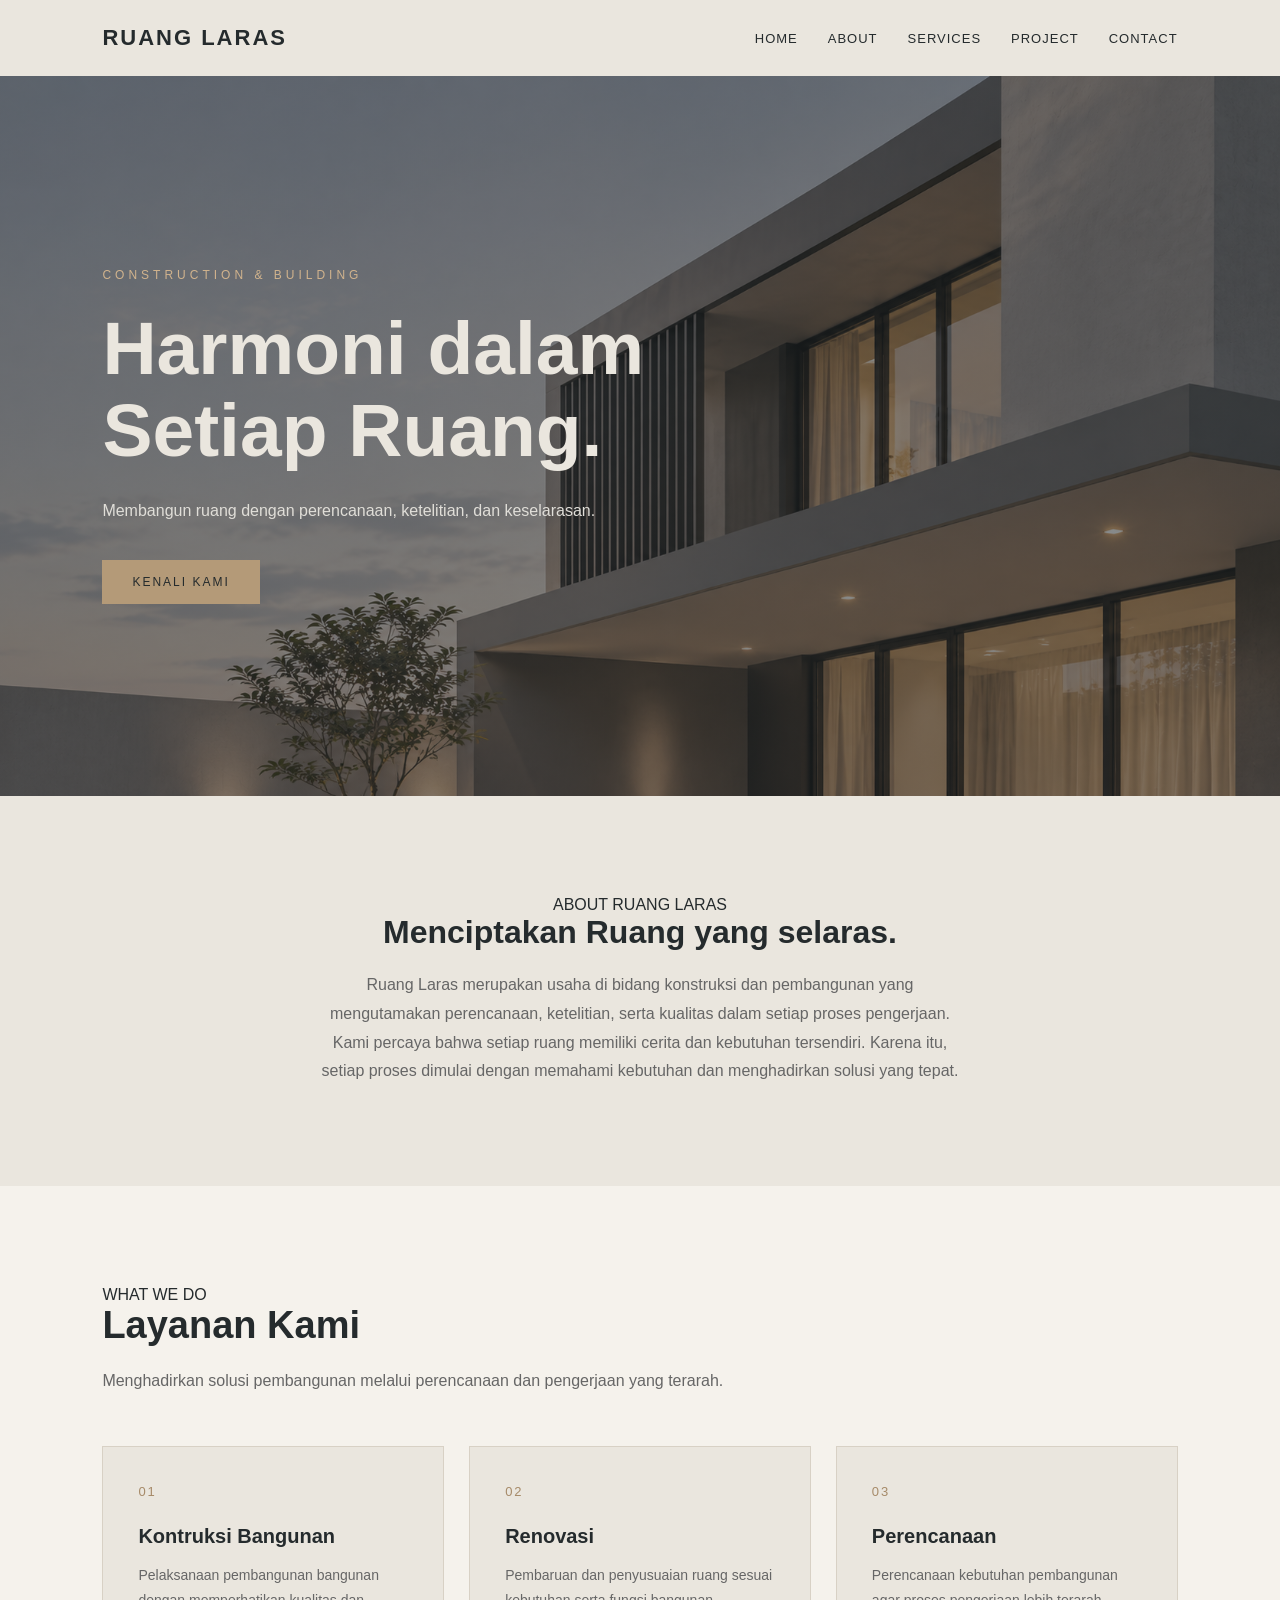
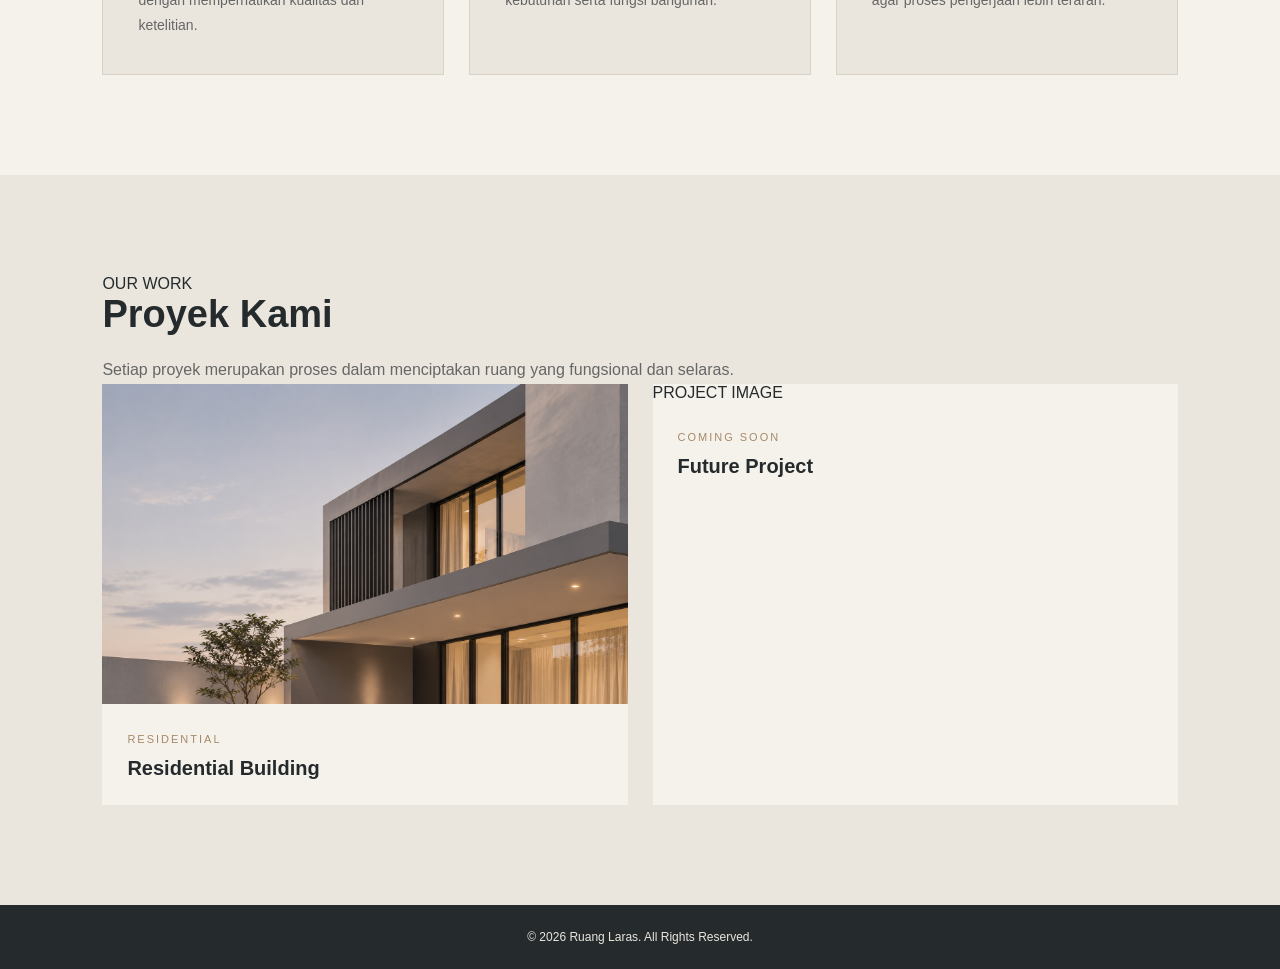
<file: index.html>
<!DOCTYPE html>
<html lang="id">
<head>
    <meta charset="UTF-8">
    <meta name="viewport" content="width=device-width, initial-scale=1.0">
    <title>Ruang Laras | Construction</title>
    <link rel="stylesheet" href="style.css">
</head>   
<body>
    <nav class="navbar">
        <div class="logo">RUANG LARAS</div>
        <ul class="nav-links">
            <li><a href="indek.html">HOME</a></li>
            <li><a href="about.html">ABOUT</a></li>
            <li><a href="services.html">SERVICES</a></li>
            <li><a href="projects.html">PROJECT</a></li>
            <li><a href="contact.html">CONTACT</a></li>
        </ul>
    </nav>
    <section class="hero" id="home">
        <div class="hero-content">
            <div class="hero-label">
                CONSTRUCTION & BUILDING
            </div>
            <h1>Harmoni dalam Setiap Ruang.</h1>
            <p>
                Membangun ruang dengan perencanaan, ketelitian, dan keselarasan.
            </p> 
            <a href="#about" class="hero-button">
                KENALI KAMI
            </a>
        </div>
    </section>
    <section class="about" id="about">
        <div class="about-content">
            <div class="section-label">ABOUT RUANG LARAS</div>
            <h2>Menciptakan Ruang yang selaras.</h2>
            <p>
                Ruang Laras merupakan usaha di bidang konstruksi dan pembangunan yang mengutamakan perencanaan, ketelitian, serta kualitas dalam setiap proses pengerjaan.
            </p>
            <p>
                Kami percaya bahwa setiap ruang memiliki cerita dan kebutuhan tersendiri. Karena itu, setiap proses dimulai dengan memahami kebutuhan dan menghadirkan solusi yang tepat.
            </p>
        </div>
    </section>
    <section class="services" id="services">
        <div class="services-heading">
            <div class="section-label">WHAT WE DO</div>
            <h2>Layanan Kami</h2>
            <p>
                Menghadirkan solusi pembangunan melalui perencanaan dan pengerjaan yang terarah.
            </p>
        </div>
        <div class="services-container">
            <div class="service-card">
                <span>01</span>
                <h3>Kontruksi Bangunan</h3>
                <p>
                    Pelaksanaan pembangunan bangunan dengan memperhatikan kualitas dan ketelitian.
                </p>
            </div>
            <div class="service-card">
                <span>02</span>
                <h3>Renovasi</h3>
                <p>
                    Pembaruan dan penyusuaian ruang sesuai kebutuhan serta fungsi bangunan.
                </p>
            </div>
            <div class="service-card">
                <span>03</span>
                <h3>Perencanaan</h3>
                <p>
                    Perencanaan kebutuhan pembangunan agar proses pengerjaan lebih terarah.
                </p>
            </div>
        </div>
    </section>
    <section class="projects" id="projects">
        <div class="projects-heading">
            <div class="section-label">OUR WORK</div>
            <h2>Proyek Kami</h2>
            <p>
                Setiap proyek merupakan proses dalam menciptakan ruang yang fungsional dan selaras.
            </p>
        </div>
        <div class="projects-container">
            <div class="project-card">
                <div class="project-image">
                    <img src="Rumah Modern di Senja Pastel.png" alt="Residential Building">
                </div>
                <div class="project-info">
                    <span>RESIDENTIAL</span>
                    <h3>Residential Building</h3>
                </div>
            </div>
            <div class="project-card">
                <div class="project-placeholder">
                    PROJECT IMAGE
                </div>
                <div class="project-info">
                    <span>COMING SOON</span>
                    <h3>Future Project</h3>
                </div>
            </div>
        </div>
    </section>
    <footer id="contact">
        <p>&copy; <span id="year"></span> Ruang Laras. All Rights Reserved.</p>
    </footer>
    <script src="script.js"></script>
</body>
</html>
</file>
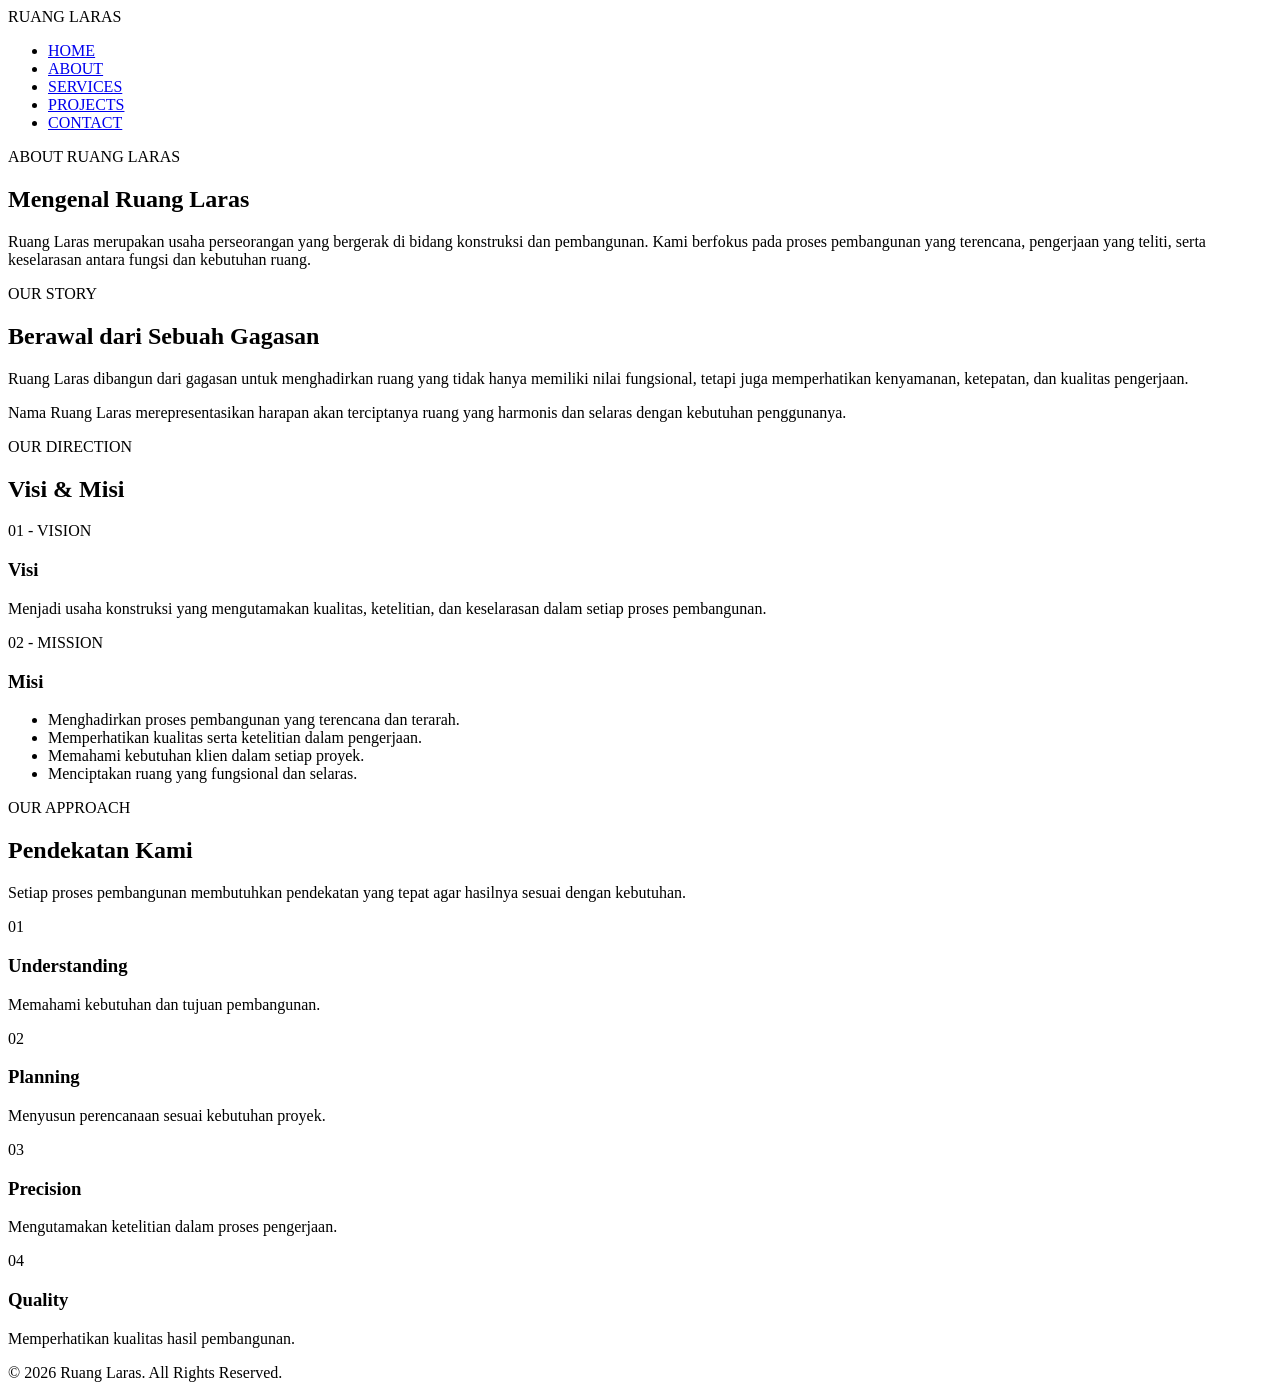
<file: about.html>
<!DOCTYPE html>
<html lang="id">
<body>
<!-- NAVIGATION -->
<nav class="navbar">
        <div class="logo">RUANG LARAS</div>
        <ul class="nav-links">
                <li><a href="index.html">HOME</a></li>
                <li><a href="about.html">ABOUT</a></li>
                <li><a href="services.html">SERVICES</a></li>
                <li><a href="projects.html">PROJECTS</a></li>
                <li><a href="contact.html">CONTACT</a></li>
        </ul>
</nav>
<!-- ABOUT INTRO -->
<section class="about-intro">
        <div class="section-label">ABOUT RUANG LARAS</div>
        <h1>Mengenal Ruang Laras</h1>
        <p>
                Ruang Laras merupakan usaha perseorangan yang bergerak di bidang konstruksi dan pembangunan. Kami berfokus pada proses pembangunan yang terencana, pengerjaan yang teliti, serta keselarasan antara fungsi dan kebutuhan ruang.
        </p>
</section>
<!-- OUR STORY -->
<section class="our-story">
        <div class="story-content">
                <div class="section-label">OUR STORY</div>
                <h2>Berawal dari Sebuah Gagasan</h2>
                <p>
                        Ruang Laras dibangun dari gagasan untuk menghadirkan ruang yang tidak hanya memiliki nilai fungsional, tetapi juga memperhatikan kenyamanan, ketepatan, dan kualitas pengerjaan.
                </p>
                <p>
                        Nama Ruang Laras merepresentasikan harapan akan terciptanya ruang yang harmonis dan selaras dengan kebutuhan penggunanya.
                </p>
        </div>
</section>
<!-- VISION & MISSION -->
<section class="vision-mission">
        <div class="section-label">OUR DIRECTION</div>
        <h2>Visi & Misi</h2>
        <div class="vision-container">
                <!-- VISION -->
                <div class="vision-card">
                        <span>01 - VISION</span>
                        <h3>Visi</h3>
                        <p>
                                Menjadi usaha konstruksi yang mengutamakan kualitas, ketelitian, dan keselarasan dalam setiap proses pembangunan.
                        </p>
                </div>
                <!-- MISSION -->
                <div class="vision-card">
                        <span>02 - MISSION</span>
                        <h3>Misi</h3>
                        <ul>
                                <li>Menghadirkan proses pembangunan yang terencana dan terarah.</li>
                                <li>Memperhatikan kualitas serta ketelitian dalam pengerjaan.</li>
                                <li>Memahami kebutuhan klien dalam setiap proyek.</li>
                                <li>Menciptakan ruang yang fungsional dan selaras.</li>
                        </ul>
                </div>
        </div>
</section>
<!-- OUR APPROACH -->
<section class="our-approach">
        <div class="section-label">OUR APPROACH</div>
        <h2>Pendekatan Kami</h2>
        <p class="approach-description">
                Setiap proses pembangunan membutuhkan pendekatan yang tepat agar hasilnya sesuai dengan kebutuhan.
        </p>
        <div class="approach-container">
                <div class="approach-card">
                        <span>01</span>
                        <h3>Understanding</h3>
                        <p>Memahami kebutuhan dan tujuan pembangunan.</p>
                </div>
                <div class="approach-card">
                        <span>02</span>
                        <h3>Planning</h3>
                        <p>Menyusun perencanaan sesuai kebutuhan proyek.</p>
                </div>
                <div class="approach-card">
                        <span>03</span>
                        <h3>Precision</h3>
                        <p>Mengutamakan ketelitian dalam proses pengerjaan.</p>
                </div>
                <div class="approach-card">
                        <span>04</span>
                        <h3>Quality</h3>
                        <p>Memperhatikan kualitas hasil pembangunan.</p>
                </div>
        </div>
</section>
<!-- FOOTER -->
<footer>
        <p>&copy; <span id="year"></span> Ruang Laras. All Rights Reserved.</p>
</footer>
<script src="script.js"></script>
</body>
</html>
</file>
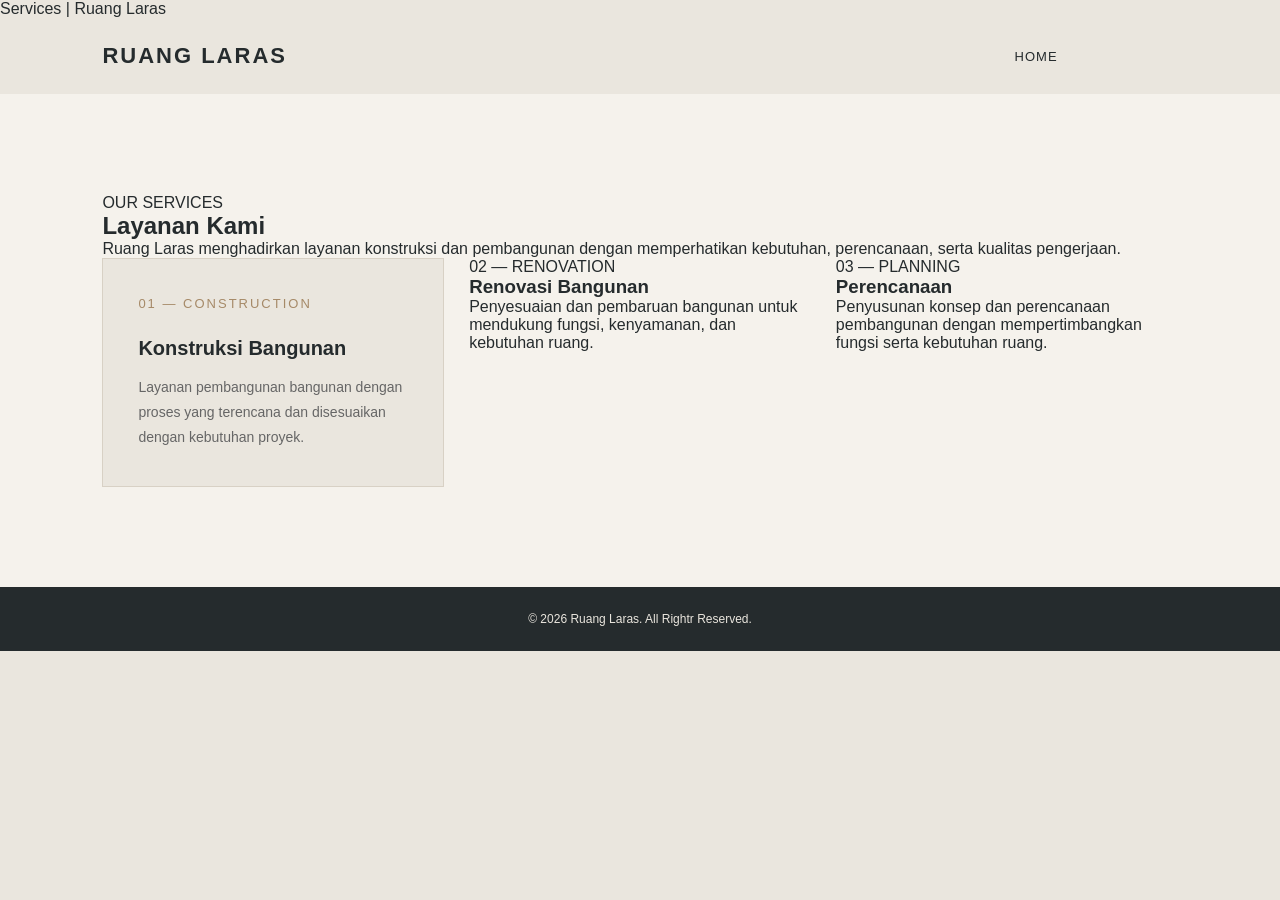
<file: services.html>
<!DOCTYPE html>
<html lang="id">
  <head>
    <meta charset="UTF-8">
    <meta name="viewport" content="width=device-width, initial-scale=1.0"
    <tittle>Services | Ruang Laras</tittle>
    <link rel="stylesheet" href="style.css">
  </head>
  <body>
  <!-- NAVIGATION -->
    <nav class="navbar">
      <div class="logo">RUANG LARAS</div>
      <ul class="nav-links">
        <li><a href="index.html">HOME</a></li>
        <li><a href="about.html"></a></li>
        <li><a href="services.html"></a></li>
        <li><a href="projects.html"></a></li>
        <li><a href="contacts.html"></a></li>
      </ul>
      </div>
    </nav>
  <!-- SERVICES INTRO -->
    <section class="services">
      <div class="service=heading">
        <div class="section-label">OUR SERVICES</div>
        <h2>Layanan Kami</h2>
        <p>
          Ruang Laras menghadirkan layanan konstruksi dan pembangunan dengan memperhatikan kebutuhan, perencanaan, serta kualitas pengerjaan.
        </p>
      </div>
    <!-- SERVICE LIST -->
    <div class="services-container">
      <div class="service-card">
        <span>01 — CONSTRUCTION</span>
        <h3>Konstruksi Bangunan</h3>
        <p>
          Layanan pembangunan bangunan dengan proses yang terencana dan disesuaikan dengan kebutuhan proyek.
        </p>
      </div>
      <div class="services-card">
        <span>02 — RENOVATION</span>
        <h3>Renovasi Bangunan</h3>
        <p>
          Penyesuaian dan pembaruan bangunan untuk mendukung fungsi, kenyamanan, dan kebutuhan ruang.
        </p>
      </div>
      <div class="servces-card">
        <span>03 — PLANNING</span>
        <h3>Perencanaan</h3>
        <p>
          Penyusunan konsep dan perencanaan pembangunan dengan mempertimbangkan fungsi serta kebutuhan ruang.
        </p>
      </div>
    </div>
  </section>
  <!-- FOOTER -->
      <footer>
        <p>&copy; <span id="year"></span> Ruang Laras. All Rightr Reserved.</p>
      </footer>
      <script src="script.js"></script>
  </body>
</html>
</file>
<file: style.css>
/* =========================
   RUANG LARAS - STYLE
========================= */

* {
    margin: 0;
    padding: 0;
    box-sizing: border-box;
}

body {
    font-family: Arial, sans-serif;
    background-color: #EAE6DE;
    color: #252B2D;
}

/* NAVIGATION */

.navbar {
    display: flex;
    justify-content: space-between;
    align-items: center;
    padding: 25px 8%;
    background-color: #EAE6DE;
}

.logo {
    font-size: 22px;
    font-weight: bold;
    letter-spacing: 2px;
}

.nav-links {
    display: flex;
    gap: 30px;
    list-style: none;
}

.nav-links a {
    text-decoration: none;
    color: #252B2D;
    font-size: 13px;
    letter-spacing: 1px;
}

/* HERO SECTION */

.hero {
    min-height: 80vh;
    display: flex;
    align-items: center;
    position: relative;
    padding: 80px 8%;
    background-image:
      linear-gradient(
         rgba(37, 43, 45, 0.55),
         rgba(37, 43, 45, 0.55)
      ),
      url("Rumah Modern di Senja Pastel.png");
   background-size: cover;
   background-position: center;
   background-repeat: no-repeat;
   color: #EAE6DE;
}

.hero-content {
   max-width: 650px;
   position: relative;
   z-index: 1;
}

.hero-label {
    color: #B49A78;
    letter-spacing: 4px;
    font-size: 12px;
    margin-bottom: 25px;
}

.hero-label {
   color: #D1B38D;
   letter-spacing: 4px;
   font-size: 12px;
   margin-bottom: 25px;
}

.hero h1 {
    font-size: clamp(40px, 7vw, 75px);
    line-height: 1.1;
    margin-bottom: 25px;
}

.hero p {
    color: #E0DED8;
    font-size: 16px;
    line-height: 1.8;
    max-width: 500px;
}

/* BUTTON */

.hero-button {
    display: inline-block;
    margin-top: 35px;
    padding: 15px 30px;
    background-color: #B49A78;
    color: #252B2D;
    text-decoration: none;
    font-size: 12px;
    letter-spacing: 2px;
    transition: 0.3s;
}

.hero-button:hover {
    background-color: #EAE6DE;
}

/* ABOUT SECTION */

.about {
    padding: 100px 8%;
    text-align: center;
}

.about h2 {
    font-size: 32px;
    margin-bottom: 20px;
}

.about p {
    max-width: 650px;
    margin: auto;
    line-height: 1.8;
    color: #666;
}

/* FOOTER */

footer {
    padding: 25px;
    text-align: center;
    background-color: #252B2D;
    color: #EAE6DE;
    font-size: 12px;
}

/* MOBILE */

@media (max-width: 600px) {
    .navbar {
        padding: 20px 6%;
    }

    .nav-links {
        gap: 12px;
    }

    .nav-links a {
        font-size: 10px;
    }

    .hero {
        padding: 70px 7%;
        min-height: 65vh;
    }

    .about {
        padding: 70px 7%;
    }
}
/* SERVICE SECTION */

.services {
   padding: 100px 8%;
   background-color: #F5F2EC;
}

.services-heading {
   max-width: 650px;
   margin-bottom: 50px;
}

.services-heading h2,
.projects-heading h2 {
   font-size: 38px;
   margin-bottom: 20px;
}

.services-heading p,
.projects-heading p {
   color: #666;
   line-height: 1.8;
}

.services-container {
   display: grid;
   grid-template-columns: repeat(3, 1fr);
   gap: 25px;
}

.service-card {
   padding: 35px;
   background-color: #EAE6DE;
   border: 1px solid #D8D1C5;
   transition: 0.3s;
}

.service-card:hover {
   transform: translateY(5px);
}

.service-card span {
   color: #A68A68;
   font-size: 13px;
   letter-spacing: 2px;
}

.service-card h3 {
   margin: 25px 0 15px;
   font-size: 20px;
}

.service-card p {
   color: #666;
   line-height: 1.8;
   font-size: 14px;
}

/* PROJECT SECTION */

.projects {
   padding: 100px 8%;
   background-color: #EAE6DE;
}

.projects-container {
   display: grid;
   grid-template-columns: repeat(2, 1fr);
   gap: 25px;
}

.project-card {
   background-color: #F5F2EC;
   overflow: hidden;
}

.project-image img {
   width: 100%;
   height: 320px;
   object-fit: cover;
   display: block;
}

.project-info {
   padding: 25px;
}

.project-info span {
   color: #A68A68;
   font-size: 11px;
   letter-spacing: 2px;
}

.project-info h3 {
   margin-top: 10px;
   font-size: 20px;
}
</file>
